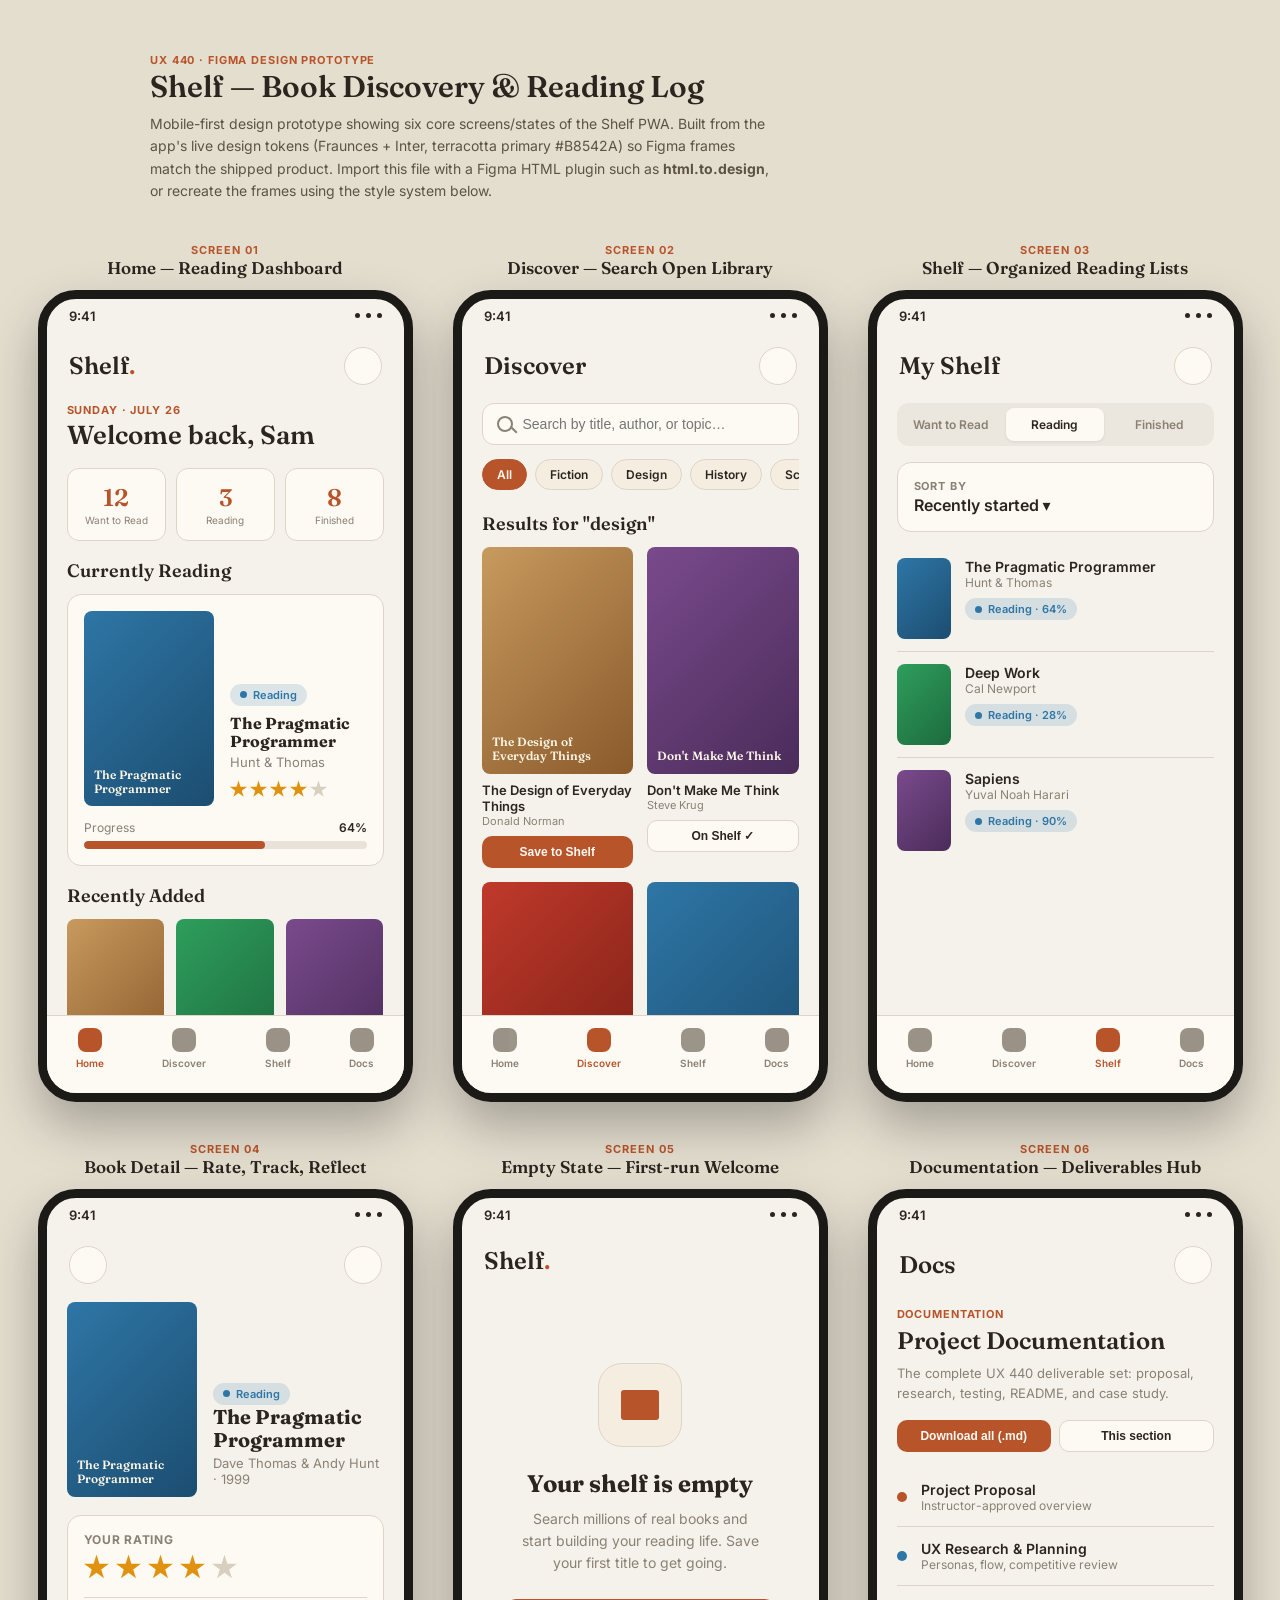
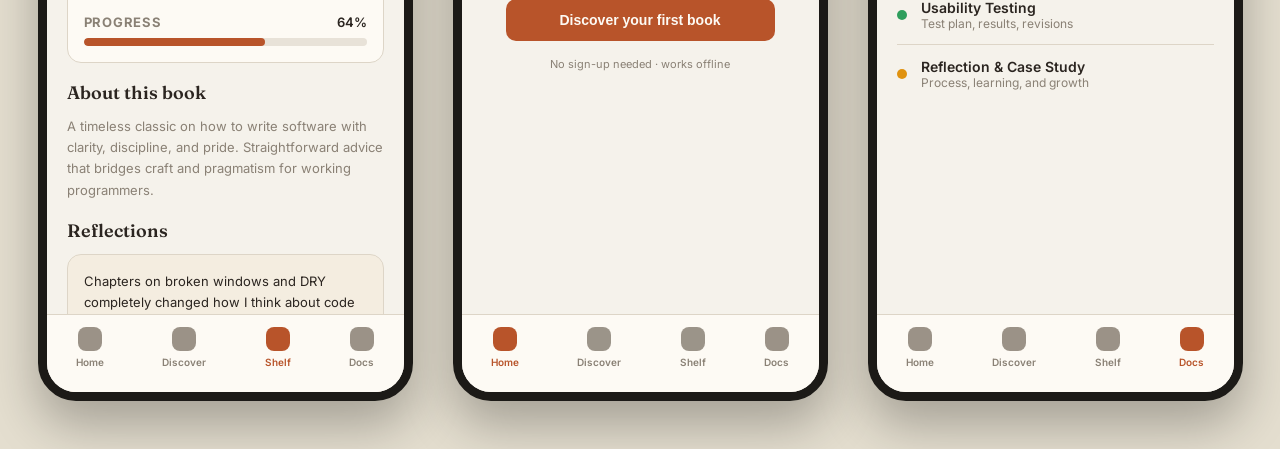
<file: figma-prototype.html>
<!doctype html>
<html lang="en">
<head>
<meta charset="UTF-8" />
<meta name="viewport" content="width=device-width, initial-scale=1.0" />
<title>Shelf — Figma Design Prototype</title>
<link rel="preconnect" href="https://fonts.googleapis.com" />
<link rel="preconnect" href="https://fonts.gstatic.com" crossorigin />
<link href="https://fonts.googleapis.com/css2?family=Fraunces:opsz,wght@9..144,400;9..144,500;9..144,600;9..144,700&family=Inter:wght@400;500;600;700&display=swap" rel="stylesheet" />
<style>
  /* ===== Shelf Design System / Style Tokens =====
     Mirrors src/index.css so Figma frames match the live PWA exactly.
     Colors are HSL channels from the app's CSS variables. */
  :root {
    --background: #F5F2EB;
    --foreground: #2B2520;
    --card: #FDFAF4;
    --primary: #B8542A;
    --primary-foreground: #FDFAF4;
    --secondary: #E8E2D8;
    --muted: #ECE7DE;
    --muted-foreground: #8A8175;
    --accent: #F4EDE0;
    --border: #DDD5C7;
    --shelf-want: #E0920F;
    --shelf-reading: #2E76A6;
    --shelf-finished: #2E9E5C;
    --font-heading: "Fraunces", Georgia, serif;
    --font-body: "Inter", system-ui, sans-serif;
    --radius: 10px;
  }

  * { box-sizing: border-box; margin: 0; padding: 0; }

  body {
    font-family: var(--font-body);
    background: #E4DECF;
    color: var(--foreground);
    -webkit-font-smoothing: antialiased;
    padding: 48px 32px;
  }

  h1, h2, h3, h4 { font-family: var(--font-heading); }

  .page-head { max-width: 980px; margin: 0 auto 40px; }
  .page-head h1 { font-size: 30px; font-weight: 600; }
  .page-head p { color: #5c5345; font-size: 14px; margin-top: 8px; max-width: 620px; line-height: 1.6; }
  .page-head .tag { display:inline-block; font-size: 11px; font-weight: 700; letter-spacing: .08em; text-transform: uppercase; color: var(--primary); }

  .canvas {
    display: flex;
    flex-wrap: wrap;
    gap: 40px;
    justify-content: center;
    max-width: 1500px;
    margin: 0 auto;
  }

  .screen { width: 375px; }
  .screen-label { text-align: center; margin-bottom: 12px; }
  .screen-label .num { font-size: 11px; font-weight: 700; letter-spacing: .1em; text-transform: uppercase; color: var(--primary); }
  .screen-label .name { font-family: var(--font-heading); font-size: 17px; font-weight: 600; color: var(--foreground); }

  /* Phone frame — mobile-first 375x812 */
  .phone {
    width: 375px;
    height: 812px;
    background: var(--background);
    border-radius: 38px;
    border: 9px solid #1c1a17;
    box-shadow: 0 24px 50px rgba(0,0,0,.28);
    overflow: hidden;
    position: relative;
    display: flex;
    flex-direction: column;
  }
  .phone .statusbar {
    height: 34px; flex: 0 0 34px;
    display: flex; align-items: center; justify-content: space-between;
    padding: 0 22px;
    font-size: 13px; font-weight: 600; color: var(--foreground);
  }
  .phone .statusbar .right { display:flex; gap:6px; align-items:center; }
  .phone .statusbar .dot { width:5px;height:5px;border-radius:50%; background: var(--foreground); }

  .scroll { flex: 1; overflow-y: auto; padding: 8px 20px 100px; }
  .scroll::-webkit-scrollbar { display: none; }

  /* ===== Reusable component system: cards, buttons, badges, nav ===== */
  .appbar { display:flex; align-items:center; justify-content:space-between; padding: 6px 2px 18px; }
  .appbar .brand { font-family: var(--font-heading); font-size: 24px; font-weight: 600; }
  .appbar .brand .accent { color: var(--primary); }
  .icon-btn { width: 38px; height: 38px; border-radius: 50%; background: var(--card); border: 1px solid var(--border); display:flex; align-items:center; justify-content:center; }

  .btn {
    display: inline-flex; align-items: center; justify-content: center; gap: 8px;
    padding: 12px 18px; border-radius: var(--radius); font-weight: 600; font-size: 14px;
    border: 1px solid transparent; cursor: pointer; text-decoration: none;
  }
  .btn-primary { background: var(--primary); color: var(--primary-foreground); }
  .btn-ghost { background: var(--card); color: var(--foreground); border-color: var(--border); }
  .btn-sm { padding: 8px 12px; font-size: 12px; }

  .badge {
    display:inline-flex; align-items:center; gap:6px;
    padding: 4px 10px; border-radius: 999px; font-size: 11px; font-weight: 600;
  }
  .badge-want { background: rgba(224,146,15,.16); color: #9a6700; }
  .badge-reading { background: rgba(46,118,166,.16); color: #2E76A6; }
  .badge-finished { background: rgba(46,158,92,.16); color: #257a45; }
  .badge .pip { width:7px;height:7px;border-radius:50%; }
  .badge-want .pip { background: var(--shelf-want); }
  .badge-reading .pip { background: var(--shelf-reading); }
  .badge-finished .pip { background: var(--shelf-finished); }

  .card {
    background: var(--card); border: 1px solid var(--border);
    border-radius: 14px; padding: 16px;
  }

  .eyebrow { font-size: 11px; font-weight: 700; letter-spacing: .08em; text-transform: uppercase; color: var(--primary); }
  .section-title { font-family: var(--font-heading); font-size: 18px; font-weight: 600; margin: 18px 0 12px; }
  .muted { color: var(--muted-foreground); }

  /* Bottom nav (reusable) */
  .tabbar {
    position: absolute; bottom: 0; left: 0; right: 0;
    height: 78px; background: var(--card); border-top: 1px solid var(--border);
    display: flex; justify-content: space-around; align-items: flex-start;
    padding-top: 12px;
  }
  .tab { display:flex; flex-direction:column; align-items:center; gap:5px; color: var(--muted-foreground); font-size: 10px; font-weight: 600; }
  .tab.active { color: var(--primary); }
  .tab .ico { width: 24px; height: 24px; border-radius: 8px; background: currentColor; opacity: .85; }
  .tab.active .ico { opacity: 1; }

  /* Book cover placeholder */
  .cover {
    aspect-ratio: 2/3; border-radius: 8px;
    background: linear-gradient(135deg, #c79a5e, #8a5a2b);
    display:flex; align-items:flex-end; padding: 10px;
    color: #fdf6e6; font-family: var(--font-heading); font-size: 12px; font-weight: 600; line-height: 1.2;
  }
  .cover.b { background: linear-gradient(135deg,#2E76A6,#1c4d70); }
  .cover.c { background: linear-gradient(135deg,#2E9E5C,#1d6b3d); }
  .cover.d { background: linear-gradient(135deg,#7a4a8c,#4a2c5a); }
  .cover.e { background: linear-gradient(135deg,#c0392b,#7a1f15); }

  .grid-2 { display:grid; grid-template-columns: 1fr 1fr; gap: 14px; }
  .grid-3 { display:grid; grid-template-columns: repeat(3,1fr); gap: 12px; }

  /* Stats */
  .stats { display:grid; grid-template-columns: repeat(3,1fr); gap: 10px; }
  .stat { background: var(--card); border:1px solid var(--border); border-radius: 12px; padding: 14px 10px; text-align:center; }
  .stat .n { font-family: var(--font-heading); font-size: 24px; font-weight: 600; color: var(--primary); }
  .stat .l { font-size: 10px; color: var(--muted-foreground); margin-top: 2px; }

  /* Search bar */
  .search { display:flex; align-items:center; gap:10px; background: var(--card); border:1px solid var(--border); border-radius: 12px; padding: 12px 14px; }
  .search .glyph { width:16px;height:16px;border-radius:50%; border:2px solid var(--muted-foreground); position:relative; }
  .search .glyph::after { content:""; position:absolute; left:11px; top:11px; width:8px;height:2px; background: var(--muted-foreground); transform:rotate(45deg); }
  .search input { border:none; background:transparent; font-size:14px; color: var(--foreground); flex:1; outline:none; }

  .chips { display:flex; gap:8px; overflow-x:auto; padding: 14px 0 4px; }
  .chip { white-space:nowrap; padding: 7px 14px; border-radius:999px; background: var(--accent); border:1px solid var(--border); font-size:12px; font-weight:600; color: var(--foreground); }
  .chip.active { background: var(--primary); color: var(--primary-foreground); border-color: var(--primary); }

  /* Star rating */
  .stars { display:flex; gap:2px; }
  .star { width:18px;height:18px; clip-path: polygon(50% 0,61% 35%,98% 35%,68% 57%,79% 91%,50% 70%,21% 91%,32% 57%,2% 35%,39% 35%); background: #d8cfbf; }
  .star.on { background: #E0920F; }

  /* Progress */
  .track { height:8px; border-radius:999px; background: var(--secondary); overflow:hidden; }
  .track > i { display:block; height:100%; background: var(--primary); border-radius:999px; }

  /* Detail hero */
  .hero { display:flex; gap:16px; align-items:flex-end; }
  .hero .cover { width: 130px; flex: 0 0 130px; }
  .hero .meta h2 { font-size: 20px; line-height: 1.15; margin-bottom: 4px; }
  .hero .meta .by { font-size: 13px; color: var(--muted-foreground); margin-bottom: 10px; }

  .shelf-tabs { display:flex; gap:6px; background: var(--muted); padding:5px; border-radius: 12px; margin-bottom: 16px; }
  .shelf-tab { flex:1; text-align:center; padding: 9px 4px; border-radius: 8px; font-size: 12px; font-weight: 600; color: var(--muted-foreground); }
  .shelf-tab.active { background: var(--card); color: var(--foreground); box-shadow: 0 1px 3px rgba(0,0,0,.08); }

  .row-book { display:flex; gap:14px; padding: 12px 0; border-bottom: 1px solid var(--border); }
  .row-book .cover { width:54px; flex:0 0 54px; font-size:0; }

  /* Empty / onboarding */
  .empty { text-align:center; padding: 70px 24px 0; display:flex; flex-direction:column; align-items:center; }
  .empty .glyph { width: 84px; height: 84px; border-radius: 24px; background: var(--accent); border:1px solid var(--border); display:flex; align-items:center; justify-content:center; margin-bottom: 22px; }
  .empty .glyph .book { width:38px;height:30px;border-radius:3px; background: var(--primary); }
  .empty h2 { font-size: 24px; margin-bottom: 10px; }
  .empty p { color: var(--muted-foreground); font-size: 14px; line-height: 1.6; max-width: 240px; margin-bottom: 24px; }

  .list-item { display:flex; align-items:center; gap:14px; padding: 13px 0; border-bottom: 1px solid var(--border); }
  .list-item .pip { width:10px;height:10px;border-radius:50%; }
</style>
</head>
<body>

<div class="page-head">
  <span class="tag">UX 440 · Figma Design Prototype</span>
  <h1>Shelf — Book Discovery &amp; Reading Log</h1>
  <p>Mobile-first design prototype showing six core screens/states of the Shelf PWA. Built from the app's live design tokens (Fraunces + Inter, terracotta primary #B8542A) so Figma frames match the shipped product. Import this file with a Figma HTML plugin such as <strong>html.to.design</strong>, or recreate the frames using the style system below.</p>
</div>

<div class="canvas">

  <!-- ============ SCREEN 1: HOME / DASHBOARD ============ -->
  <div class="screen">
    <div class="screen-label"><div class="num">Screen 01</div><div class="name">Home — Reading Dashboard</div></div>
    <div class="phone">
      <div class="statusbar"><span>9:41</span><div class="right"><div class="dot"></div><div class="dot"></div><div class="dot"></div></div></div>
      <div class="scroll">
        <div class="appbar">
          <div class="brand">Shelf<span class="accent">.</span></div>
          <div class="icon-btn"></div>
        </div>

        <p class="eyebrow">Sunday · July 26</p>
        <h3 style="font-size:26px;font-weight:600;line-height:1.15;margin:4px 0 18px;">Welcome back, Sam</h3>

        <div class="stats">
          <div class="stat"><div class="n">12</div><div class="l">Want to Read</div></div>
          <div class="stat"><div class="n">3</div><div class="l">Reading</div></div>
          <div class="stat"><div class="n">8</div><div class="l">Finished</div></div>
        </div>

        <div class="section-title">Currently Reading</div>
        <div class="card">
          <div class="hero">
            <div class="cover b">The Pragmatic Programmer</div>
            <div class="meta">
              <span class="badge badge-reading"><span class="pip"></span>Reading</span>
              <h2 style="margin-top:8px;font-size:16px;">The Pragmatic Programmer</h2>
              <div class="by">Hunt &amp; Thomas</div>
              <div class="stars" style="margin:8px 0;">
                <span class="star on"></span><span class="star on"></span><span class="star on"></span><span class="star on"></span><span class="star"></span>
              </div>
            </div>
          </div>
          <div style="margin-top:14px;">
            <div style="display:flex;justify-content:space-between;font-size:12px;margin-bottom:6px;">
              <span class="muted">Progress</span><span style="font-weight:600;">64%</span>
            </div>
            <div class="track"><i style="width:64%"></i></div>
          </div>
        </div>

        <div class="section-title">Recently Added</div>
        <div class="grid-3">
          <div class="cover">Atomic Habits</div>
          <div class="cover c">Deep Work</div>
          <div class="cover d">Sapiens</div>
        </div>
      </div>
      <div class="tabbar">
        <div class="tab active"><div class="ico"></div>Home</div>
        <div class="tab"><div class="ico"></div>Discover</div>
        <div class="tab"><div class="ico"></div>Shelf</div>
        <div class="tab"><div class="ico"></div>Docs</div>
      </div>
    </div>
  </div>

  <!-- ============ SCREEN 2: DISCOVER / SEARCH ============ -->
  <div class="screen">
    <div class="screen-label"><div class="num">Screen 02</div><div class="name">Discover — Search Open Library</div></div>
    <div class="phone">
      <div class="statusbar"><span>9:41</span><div class="right"><div class="dot"></div><div class="dot"></div><div class="dot"></div></div></div>
      <div class="scroll">
        <div class="appbar"><div class="brand">Discover</div><div class="icon-btn"></div></div>

        <div class="search">
          <div class="glyph"></div>
          <input placeholder="Search by title, author, or topic…" />
        </div>

        <div class="chips">
          <div class="chip active">All</div>
          <div class="chip">Fiction</div>
          <div class="chip">Design</div>
          <div class="chip">History</div>
          <div class="chip">Science</div>
        </div>

        <div class="section-title">Results for "design"</div>
        <div class="grid-2">
          <div>
            <div class="cover">The Design of Everyday Things</div>
            <div style="font-size:13px;font-weight:600;margin-top:8px;line-height:1.25;">The Design of Everyday Things</div>
            <div class="muted" style="font-size:11px;">Donald Norman</div>
            <button class="btn btn-primary btn-sm" style="margin-top:8px;width:100%;">Save to Shelf</button>
          </div>
          <div>
            <div class="cover d">Don't Make Me Think</div>
            <div style="font-size:13px;font-weight:600;margin-top:8px;line-height:1.25;">Don't Make Me Think</div>
            <div class="muted" style="font-size:11px;">Steve Krug</div>
            <button class="btn btn-ghost btn-sm" style="margin-top:8px;width:100%;">On Shelf ✓</button>
          </div>
          <div>
            <div class="cover e">Refactoring UI</div>
            <div style="font-size:13px;font-weight:600;margin-top:8px;line-height:1.25;">Refactoring UI</div>
            <div class="muted" style="font-size:11px;">Wathan &amp; Schoger</div>
            <button class="btn btn-primary btn-sm" style="margin-top:8px;width:100%;">Save to Shelf</button>
          </div>
          <div>
            <div class="cover b">100 Things Every Designer…</div>
            <div style="font-size:13px;font-weight:600;margin-top:8px;line-height:1.25;">100 Things Every Designer Needs to Know</div>
            <div class="muted" style="font-size:11px;">Susan Weinschenk</div>
            <button class="btn btn-primary btn-sm" style="margin-top:8px;width:100%;">Save to Shelf</button>
          </div>
        </div>
      </div>
      <div class="tabbar">
        <div class="tab"><div class="ico"></div>Home</div>
        <div class="tab active"><div class="ico"></div>Discover</div>
        <div class="tab"><div class="ico"></div>Shelf</div>
        <div class="tab"><div class="ico"></div>Docs</div>
      </div>
    </div>
  </div>

  <!-- ============ SCREEN 3: SHELF ============ -->
  <div class="screen">
    <div class="screen-label"><div class="num">Screen 03</div><div class="name">Shelf — Organized Reading Lists</div></div>
    <div class="phone">
      <div class="statusbar"><span>9:41</span><div class="right"><div class="dot"></div><div class="dot"></div><div class="dot"></div></div></div>
      <div class="scroll">
        <div class="appbar"><div class="brand">My Shelf</div><div class="icon-btn"></div></div>

        <div class="shelf-tabs">
          <div class="shelf-tab">Want to Read</div>
          <div class="shelf-tab active">Reading</div>
          <div class="shelf-tab">Finished</div>
        </div>

        <div class="card" style="margin-bottom:14px;">
          <div style="font-size:11px;font-weight:700;letter-spacing:.08em;text-transform:uppercase;color:var(--muted-foreground);">Sort by</div>
          <div style="font-weight:600;margin-top:2px;">Recently started ▾</div>
        </div>

        <div class="row-book">
          <div class="cover b">The Pragmatic Programmer</div>
          <div style="flex:1;">
            <div style="font-weight:600;font-size:14px;line-height:1.25;">The Pragmatic Programmer</div>
            <div class="muted" style="font-size:12px;">Hunt &amp; Thomas</div>
            <span class="badge badge-reading" style="margin-top:8px;"><span class="pip"></span>Reading · 64%</span>
          </div>
        </div>
        <div class="row-book">
          <div class="cover c">Deep Work</div>
          <div style="flex:1;">
            <div style="font-weight:600;font-size:14px;line-height:1.25;">Deep Work</div>
            <div class="muted" style="font-size:12px;">Cal Newport</div>
            <span class="badge badge-reading" style="margin-top:8px;"><span class="pip"></span>Reading · 28%</span>
          </div>
        </div>
        <div class="row-book" style="border-bottom:none;">
          <div class="cover d">Sapiens</div>
          <div style="flex:1;">
            <div style="font-weight:600;font-size:14px;line-height:1.25;">Sapiens</div>
            <div class="muted" style="font-size:12px;">Yuval Noah Harari</div>
            <span class="badge badge-reading" style="margin-top:8px;"><span class="pip"></span>Reading · 90%</span>
          </div>
        </div>
      </div>
      <div class="tabbar">
        <div class="tab"><div class="ico"></div>Home</div>
        <div class="tab"><div class="ico"></div>Discover</div>
        <div class="tab active"><div class="ico"></div>Shelf</div>
        <div class="tab"><div class="ico"></div>Docs</div>
      </div>
    </div>
  </div>

  <!-- ============ SCREEN 4: BOOK DETAIL ============ -->
  <div class="screen">
    <div class="screen-label"><div class="num">Screen 04</div><div class="name">Book Detail — Rate, Track, Reflect</div></div>
    <div class="phone">
      <div class="statusbar"><span>9:41</span><div class="right"><div class="dot"></div><div class="dot"></div><div class="dot"></div></div></div>
      <div class="scroll">
        <div class="appbar"><div class="icon-btn"></div><div class="icon-btn"></div></div>

        <div class="hero">
          <div class="cover b">The Pragmatic Programmer</div>
          <div class="meta">
            <span class="badge badge-reading"><span class="pip"></span>Reading</span>
            <h2>The Pragmatic Programmer</h2>
            <div class="by">Dave Thomas &amp; Andy Hunt · 1999</div>
          </div>
        </div>

        <div class="card" style="margin-top:18px;">
          <div style="font-size:12px;font-weight:700;letter-spacing:.06em;text-transform:uppercase;color:var(--muted-foreground);margin-bottom:8px;">Your Rating</div>
          <div class="stars" style="gap:6px;">
            <span class="star on" style="width:26px;height:26px;"></span>
            <span class="star on" style="width:26px;height:26px;"></span>
            <span class="star on" style="width:26px;height:26px;"></span>
            <span class="star on" style="width:26px;height:26px;"></span>
            <span class="star" style="width:26px;height:26px;"></span>
          </div>
          <div style="height:1px;background:var(--border);margin:16px 0;"></div>
          <div style="display:flex;justify-content:space-between;font-size:13px;margin-bottom:8px;">
            <span style="font-weight:700;letter-spacing:.06em;text-transform:uppercase;color:var(--muted-foreground);">Progress</span>
            <span style="font-weight:600;">64%</span>
          </div>
          <div class="track"><i style="width:64%"></i></div>
        </div>

        <div class="section-title">About this book</div>
        <p class="muted" style="font-size:13px;line-height:1.65;">A timeless classic on how to write software with clarity, discipline, and pride. Straightforward advice that bridges craft and pragmatism for working programmers.</p>

        <div class="section-title">Reflections</div>
        <div class="card" style="background:var(--accent);">
          <p style="font-size:13px;line-height:1.6;color:var(--foreground);">Chapters on broken windows and DRY completely changed how I think about code ownership…</p>
          <div class="muted" style="font-size:11px;margin-top:10px;">Auto-saved · just now</div>
        </div>

        <button class="btn btn-ghost" style="width:100%;margin-top:14px;color:#a23a23;border-color:#e3b9a4;">Move to Finished</button>
      </div>
      <div class="tabbar">
        <div class="tab"><div class="ico"></div>Home</div>
        <div class="tab"><div class="ico"></div>Discover</div>
        <div class="tab active"><div class="ico"></div>Shelf</div>
        <div class="tab"><div class="ico"></div>Docs</div>
      </div>
    </div>
  </div>

  <!-- ============ SCREEN 5: EMPTY / ONBOARDING STATE ============ -->
  <div class="screen">
    <div class="screen-label"><div class="num">Screen 05</div><div class="name">Empty State — First-run Welcome</div></div>
    <div class="phone">
      <div class="statusbar"><span>9:41</span><div class="right"><div class="dot"></div><div class="dot"></div><div class="dot"></div></div></div>
      <div class="scroll">
        <div class="appbar"><div class="brand">Shelf<span class="accent">.</span></div></div>
        <div class="empty">
          <div class="glyph"><div class="book"></div></div>
          <h2>Your shelf is empty</h2>
          <p>Search millions of real books and start building your reading life. Save your first title to get going.</p>
          <button class="btn btn-primary" style="width:100%;">Discover your first book</button>
          <div class="muted" style="font-size:11px;margin-top:16px;">No sign-up needed · works offline</div>
        </div>
      </div>
      <div class="tabbar">
        <div class="tab active"><div class="ico"></div>Home</div>
        <div class="tab"><div class="ico"></div>Discover</div>
        <div class="tab"><div class="ico"></div>Shelf</div>
        <div class="tab"><div class="ico"></div>Docs</div>
      </div>
    </div>
  </div>

  <!-- ============ SCREEN 6: DOCS ============ -->
  <div class="screen">
    <div class="screen-label"><div class="num">Screen 06</div><div class="name">Documentation — Deliverables Hub</div></div>
    <div class="phone">
      <div class="statusbar"><span>9:41</span><div class="right"><div class="dot"></div><div class="dot"></div><div class="dot"></div></div></div>
      <div class="scroll">
        <div class="appbar"><div class="brand">Docs</div><div class="icon-btn"></div></div>

        <span class="eyebrow">Documentation</span>
        <h3 style="font-size:24px;font-weight:600;margin:4px 0 8px;">Project Documentation</h3>
        <p class="muted" style="font-size:13px;line-height:1.6;">The complete UX 440 deliverable set: proposal, research, testing, README, and case study.</p>

        <div style="display:flex;gap:8px;margin:16px 0;">
          <button class="btn btn-primary btn-sm" style="flex:1;">Download all (.md)</button>
          <button class="btn btn-ghost btn-sm" style="flex:1;">This section</button>
        </div>

        <div class="list-item">
          <div class="pip" style="background:var(--primary);"></div>
          <div style="flex:1;">
            <div style="font-weight:600;font-size:14px;">Project Proposal</div>
            <div class="muted" style="font-size:12px;">Instructor-approved overview</div>
          </div>
        </div>
        <div class="list-item">
          <div class="pip" style="background:var(--shelf-reading);"></div>
          <div style="flex:1;">
            <div style="font-weight:600;font-size:14px;">UX Research &amp; Planning</div>
            <div class="muted" style="font-size:12px;">Personas, flow, competitive review</div>
          </div>
        </div>
        <div class="list-item">
          <div class="pip" style="background:var(--shelf-finished);"></div>
          <div style="flex:1;">
            <div style="font-weight:600;font-size:14px;">Usability Testing</div>
            <div class="muted" style="font-size:12px;">Test plan, results, revisions</div>
          </div>
        </div>
        <div class="list-item" style="border-bottom:none;">
          <div class="pip" style="background:var(--shelf-want);"></div>
          <div style="flex:1;">
            <div style="font-weight:600;font-size:14px;">Reflection &amp; Case Study</div>
            <div class="muted" style="font-size:12px;">Process, learning, and growth</div>
          </div>
        </div>
      </div>
      <div class="tabbar">
        <div class="tab"><div class="ico"></div>Home</div>
        <div class="tab"><div class="ico"></div>Discover</div>
        <div class="tab"><div class="ico"></div>Shelf</div>
        <div class="tab active"><div class="ico"></div>Docs</div>
      </div>
    </div>
  </div>

</div>

</body>
</html>
</file>
